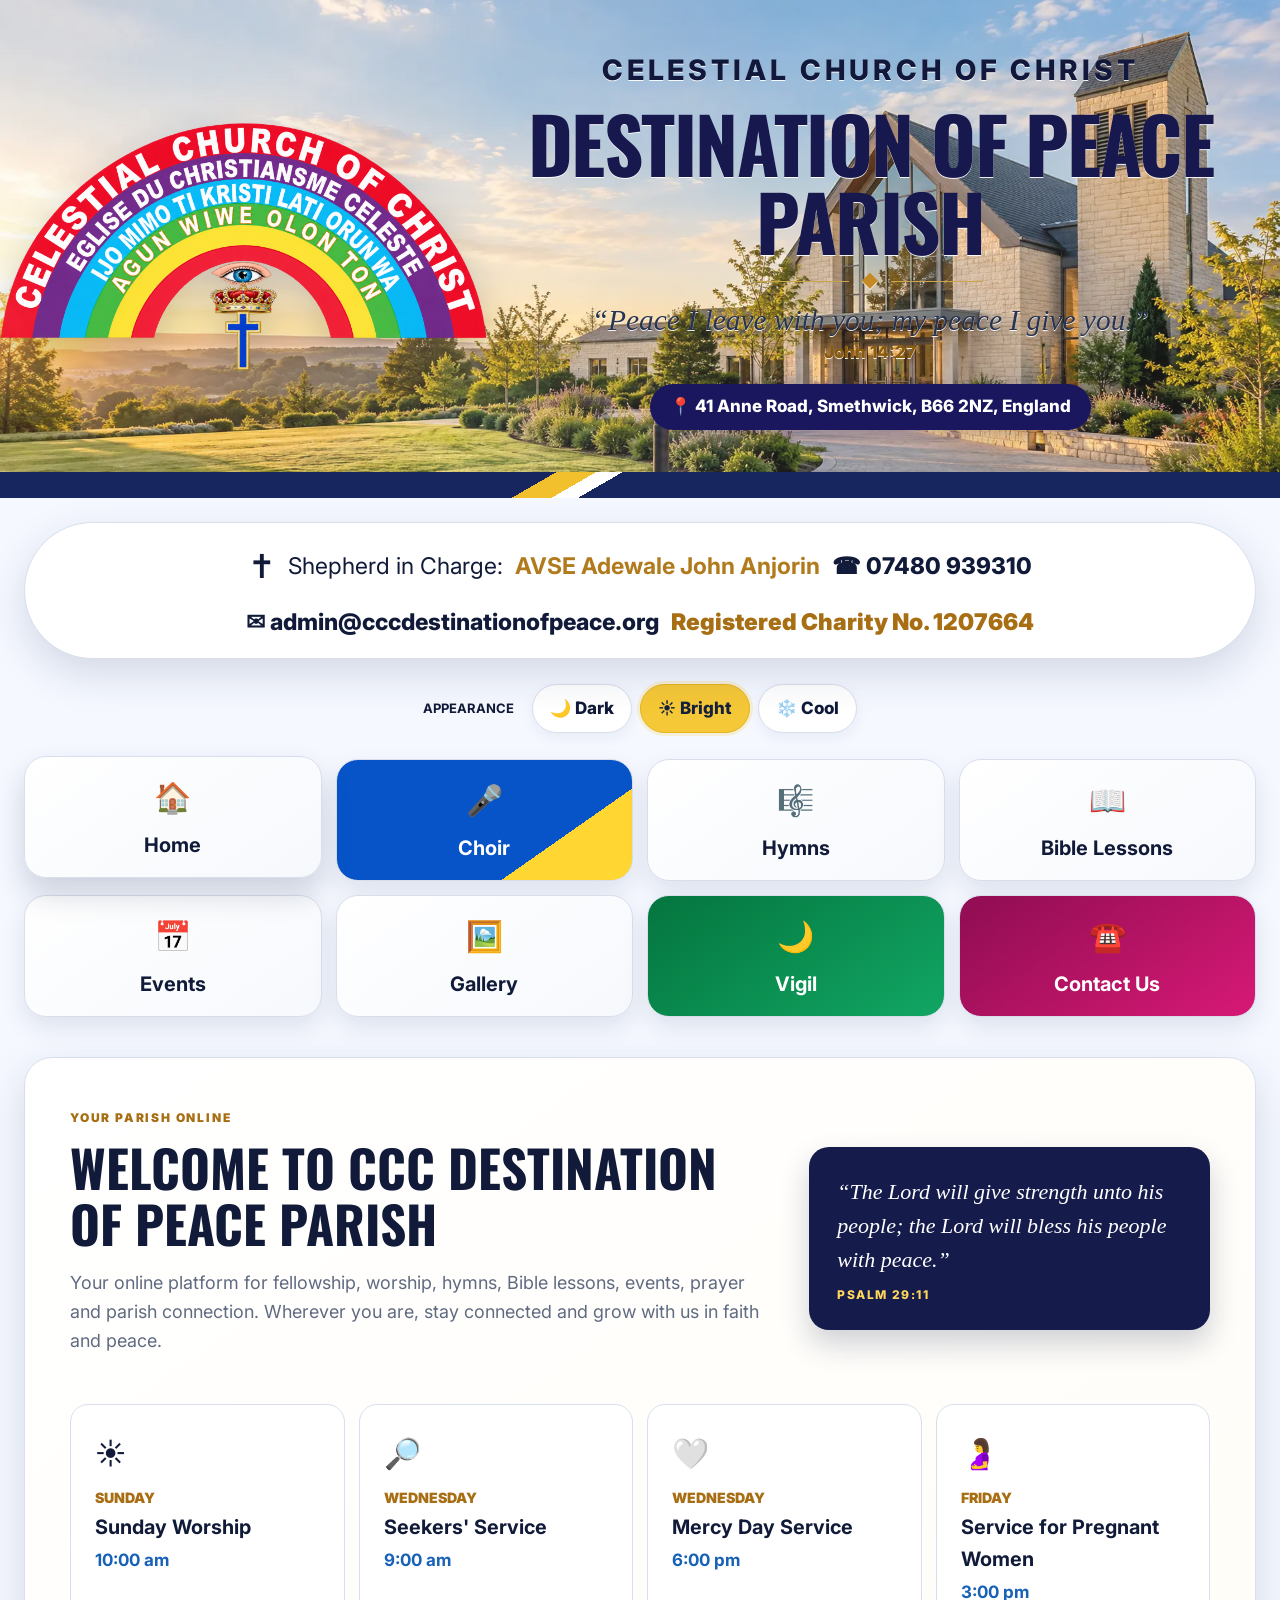
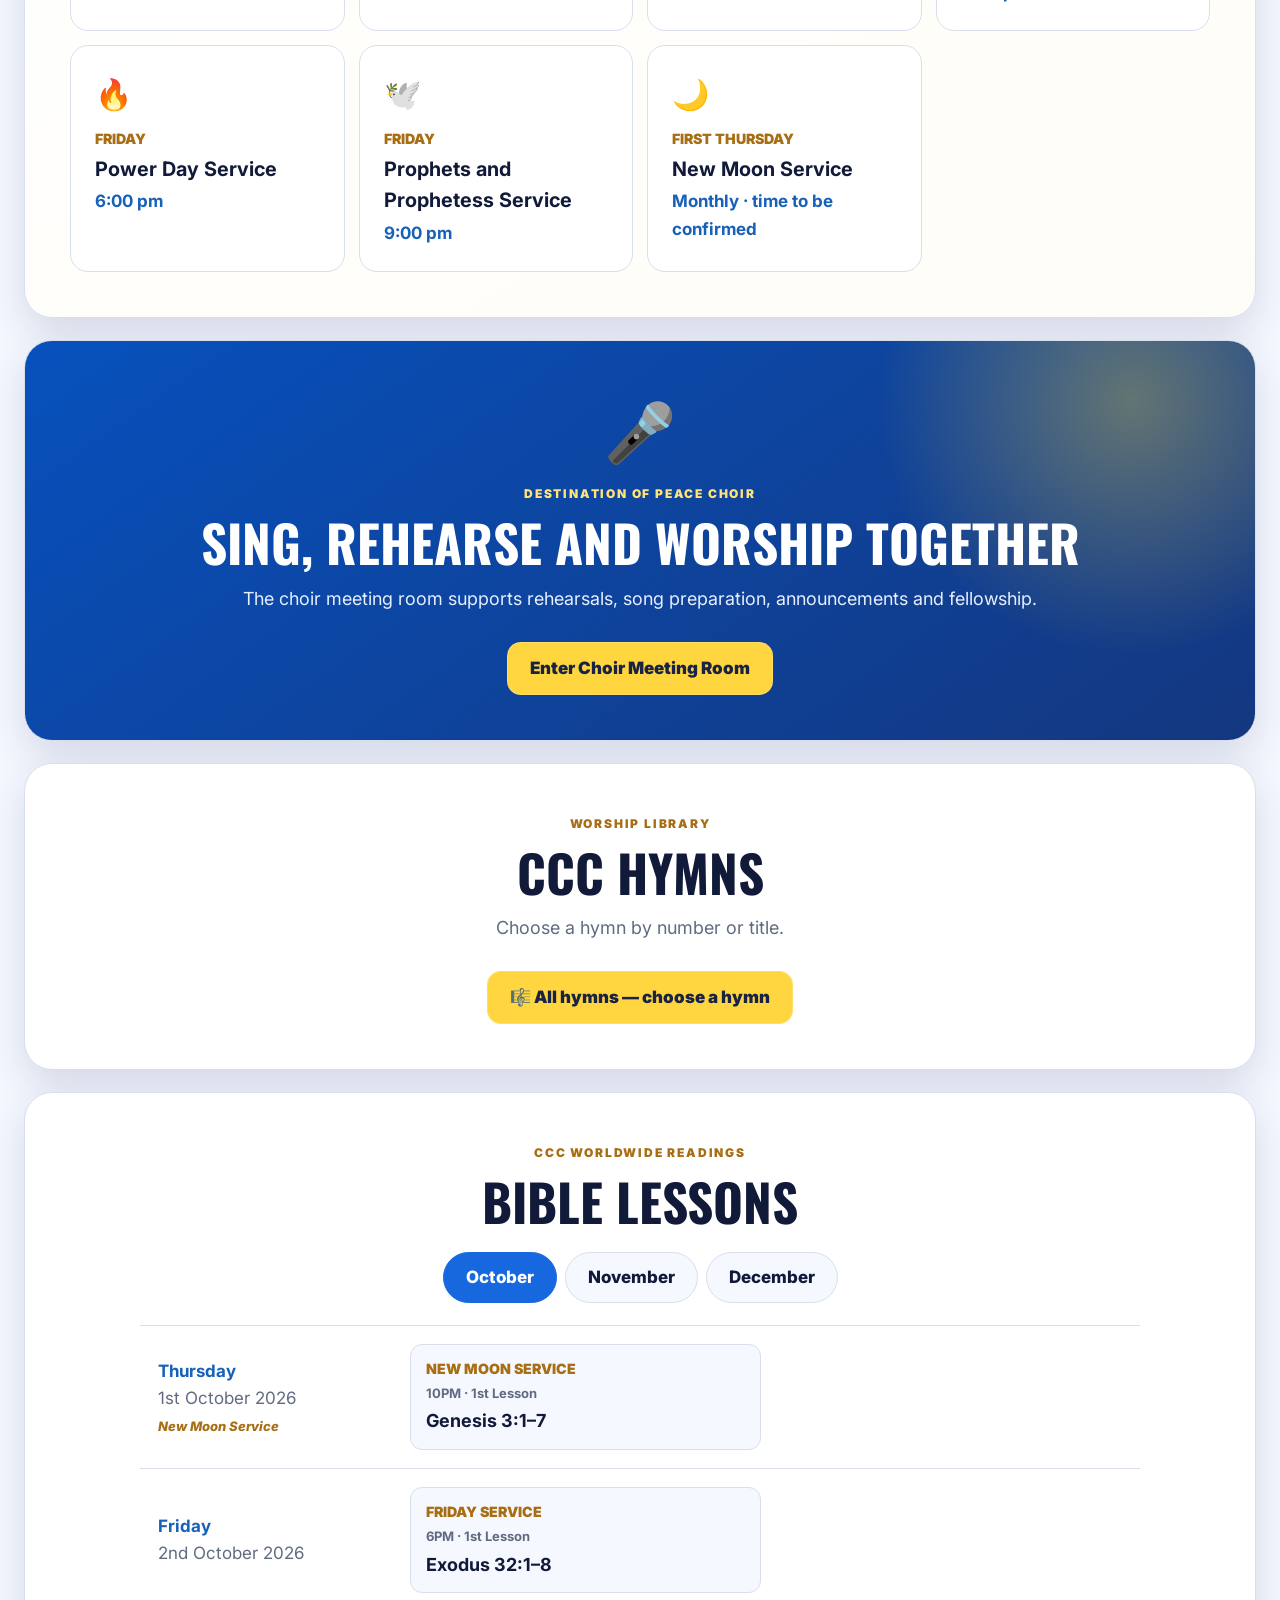
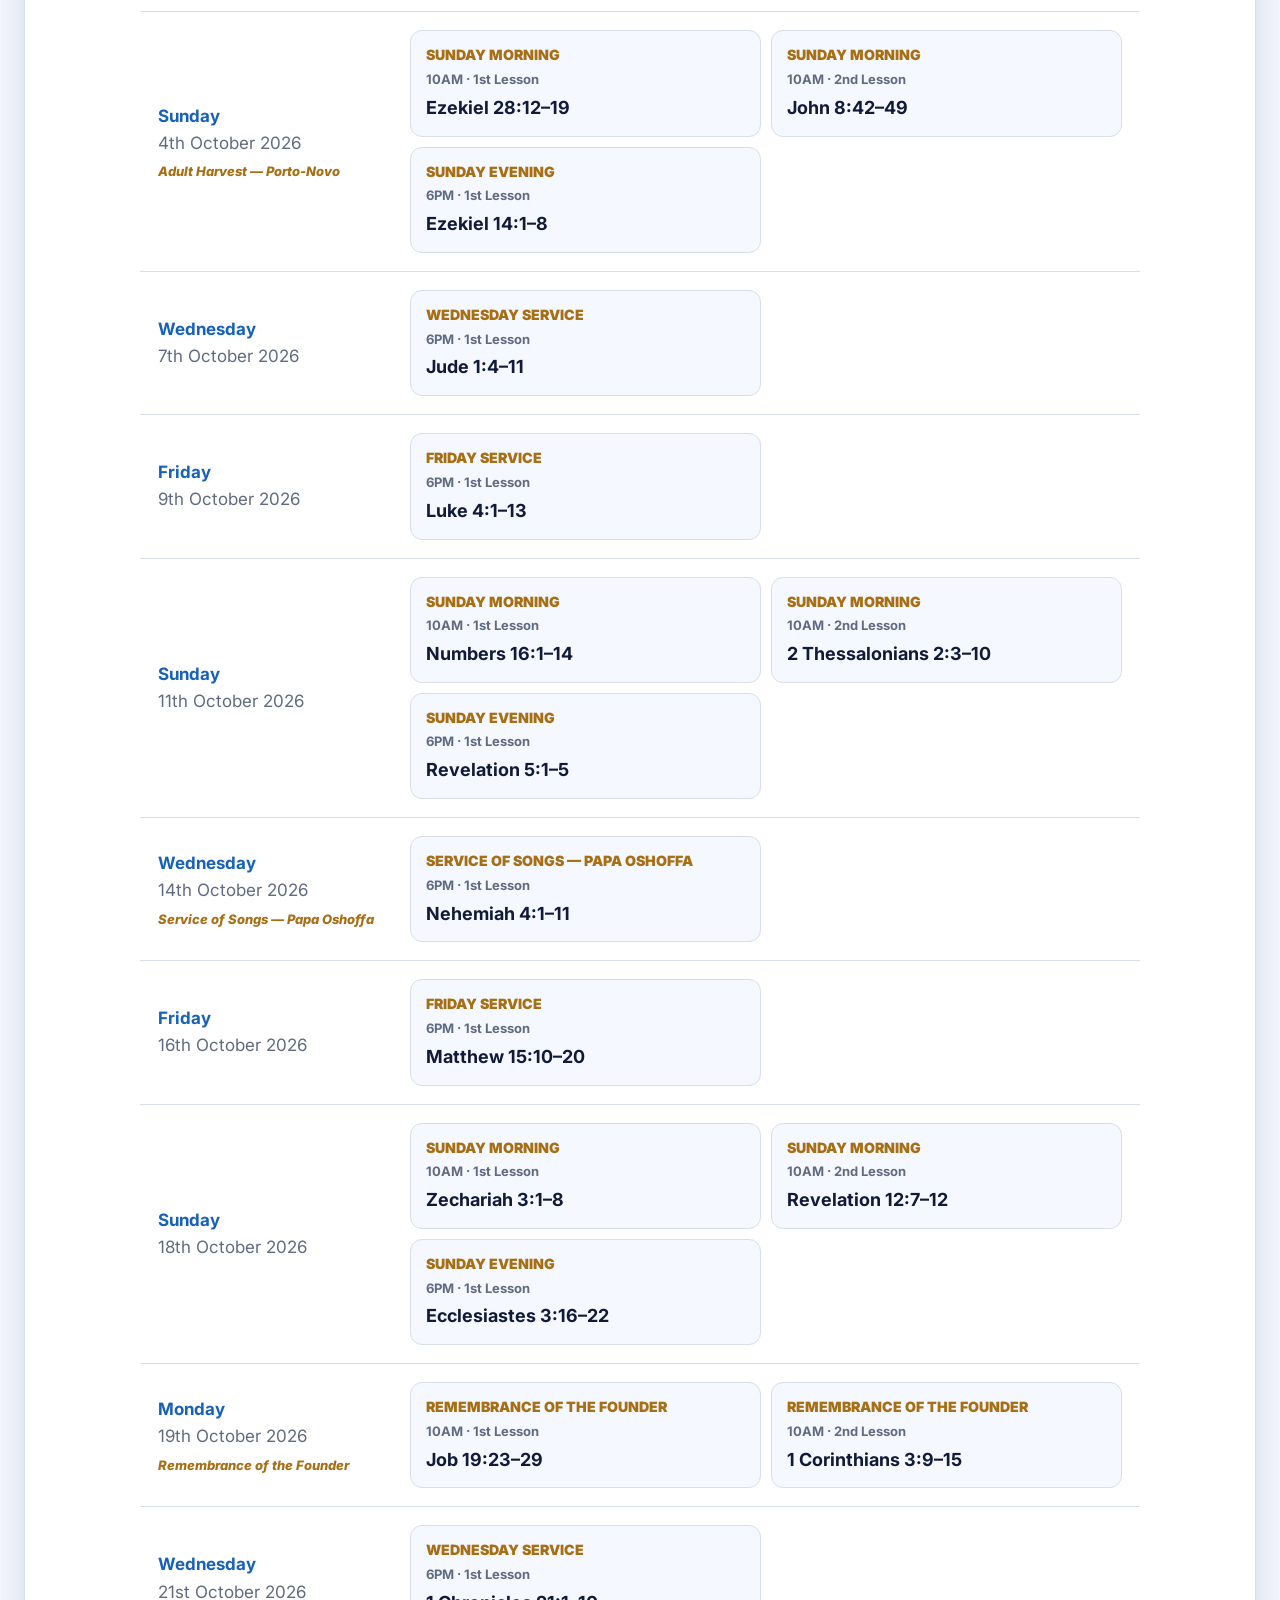
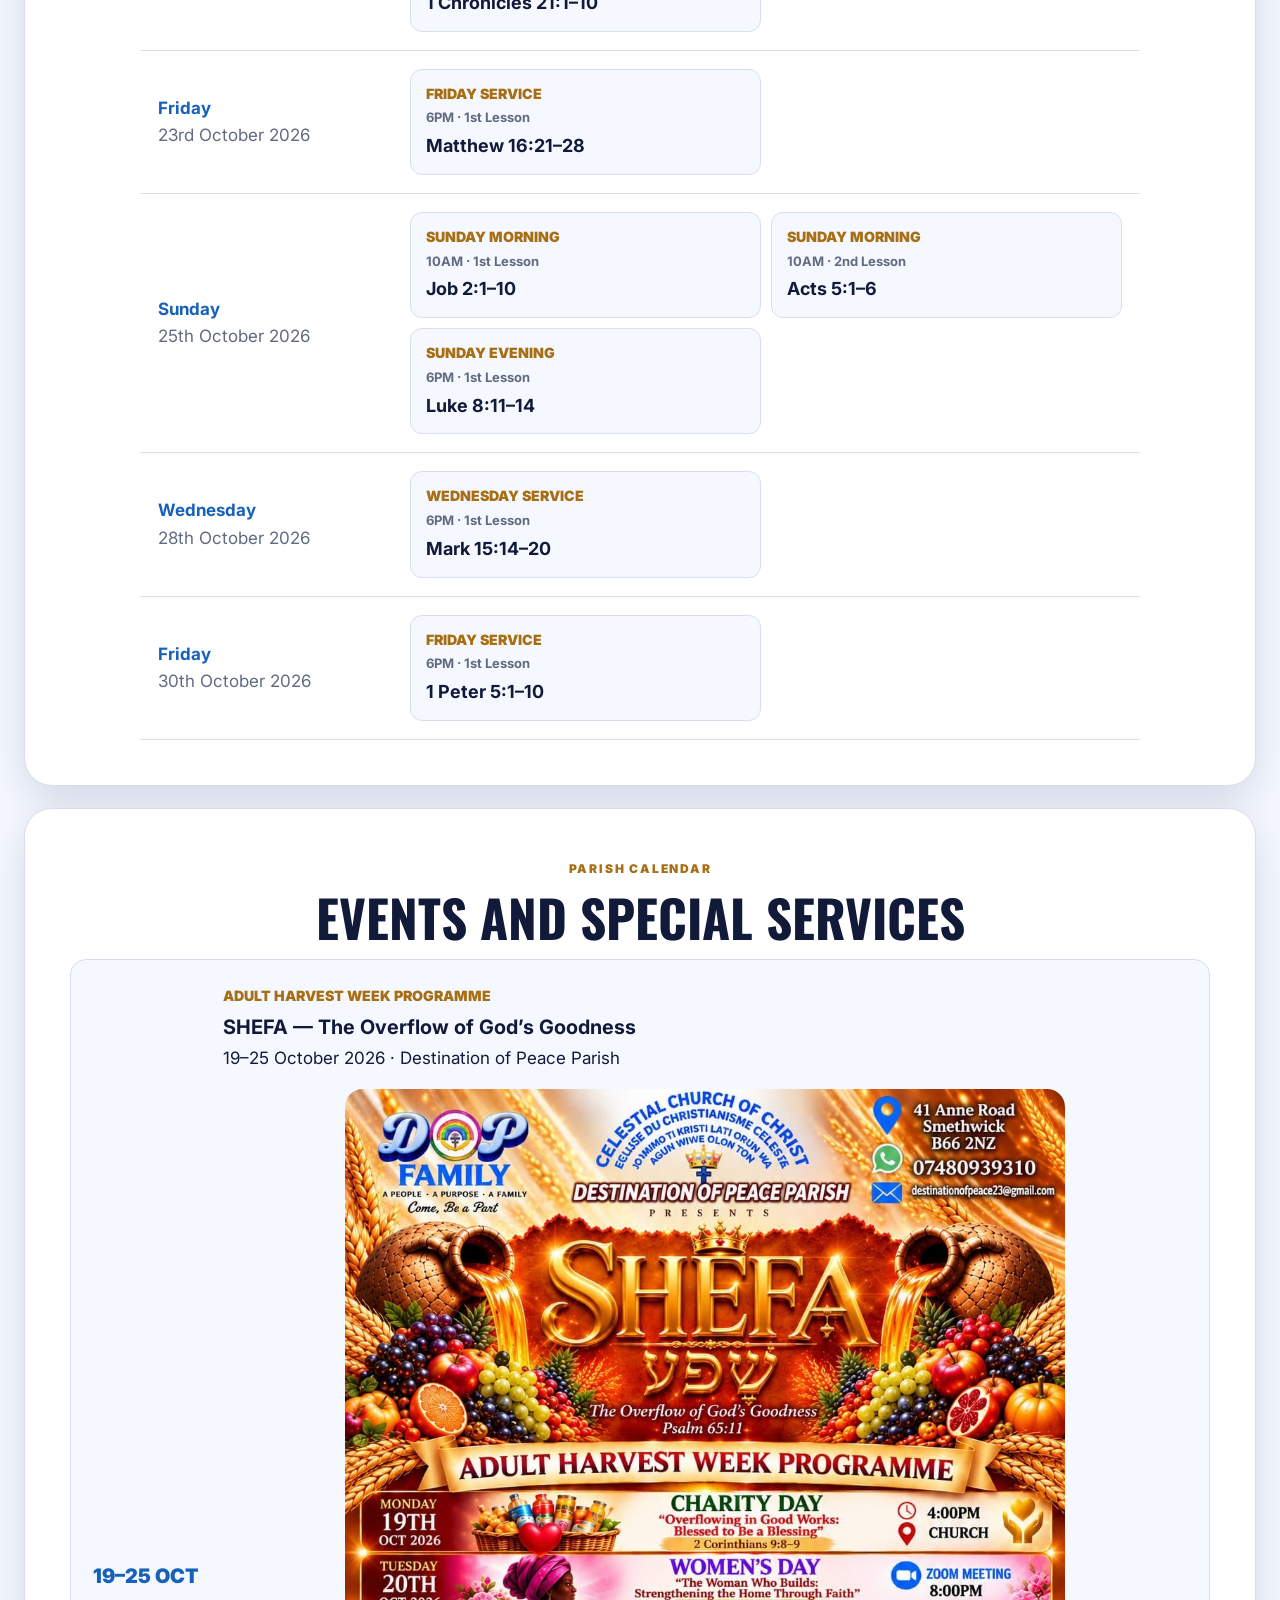
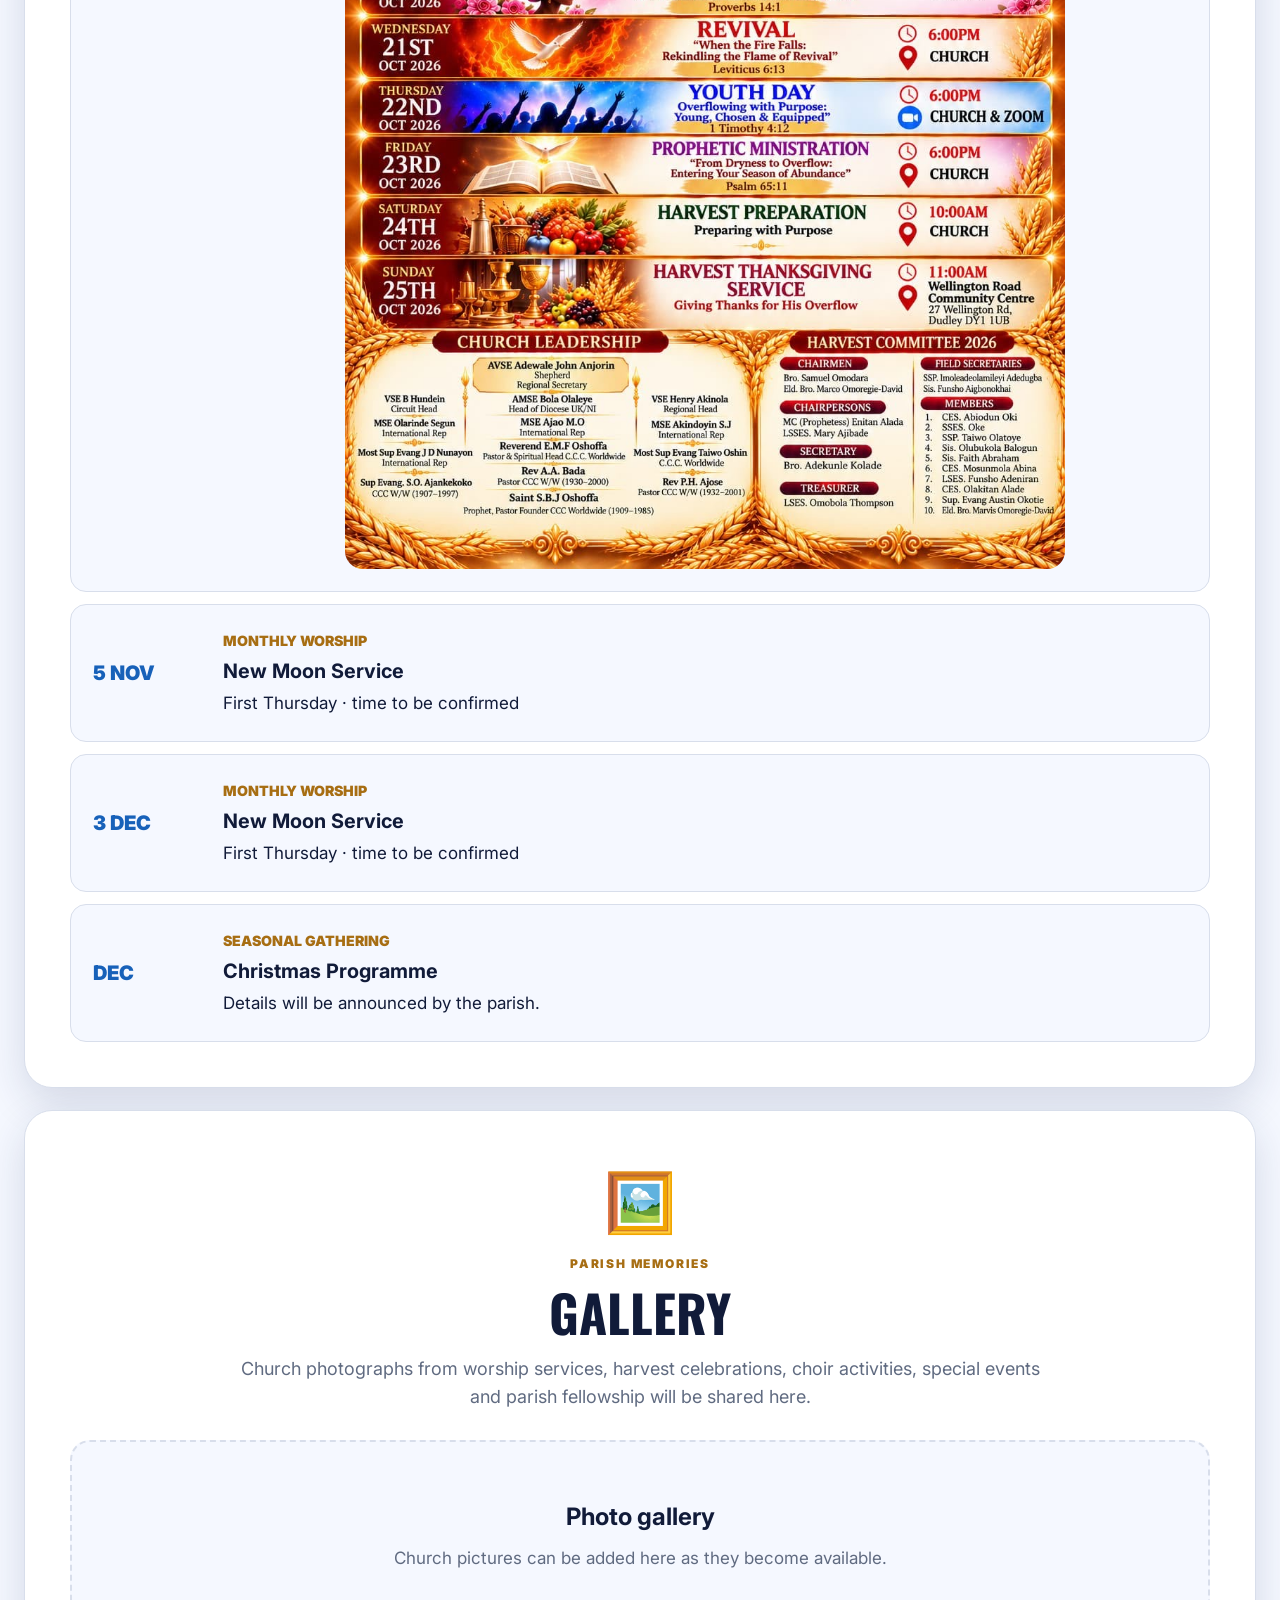
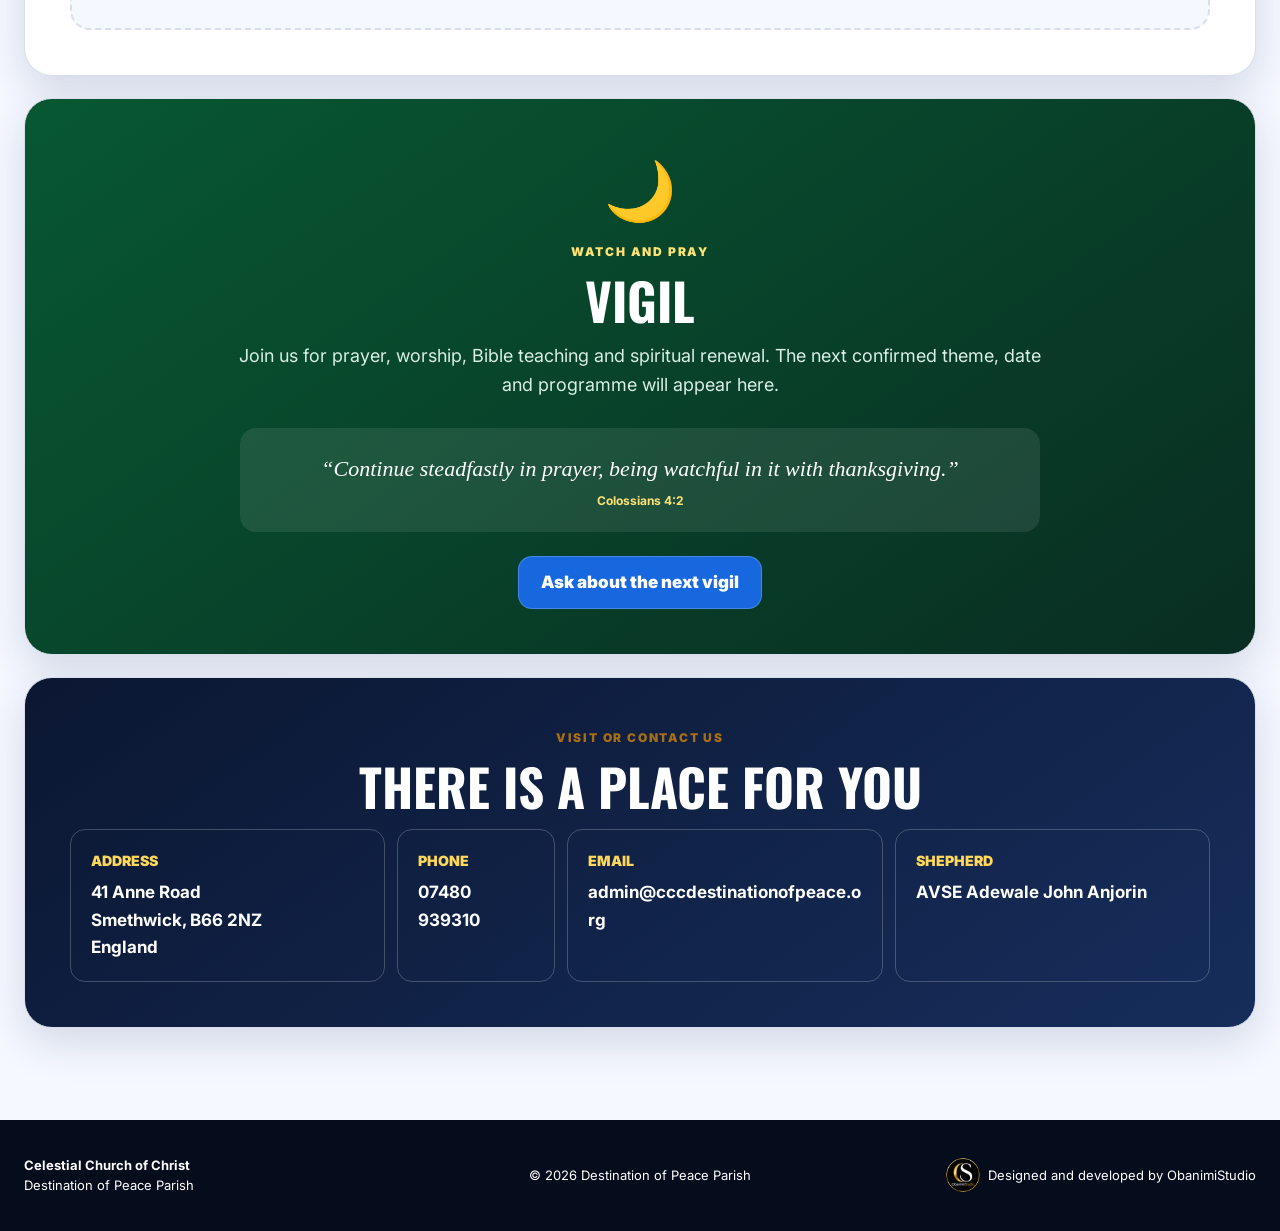
<file: index.html>
<!doctype html>
<html lang="en">
<head>
  <meta charset="UTF-8" />
  <meta name="viewport" content="width=device-width, initial-scale=1.0" />
  <meta name="theme-color" content="#101a35" />
  <meta name="description" content="Celestial Church of Christ Destination of Peace Parish." />
  <title>CCC Destination of Peace Parish</title>
  <link rel="canonical" href="https://cccdestinationofpeace.org.uk/" />
  <link rel="icon" href="/favicon.svg" />
  <link rel="manifest" href="/manifest.webmanifest" />
  <link rel="stylesheet" href="/assets/index-CvPpojqM.css?v=20261007-3" />
</head>
<body>
  <div id="root"></div>
  <script type="module" src="/assets/hymn-selector-20261004.js?v=20261007-3"></script>
</body>
</html>
</file>
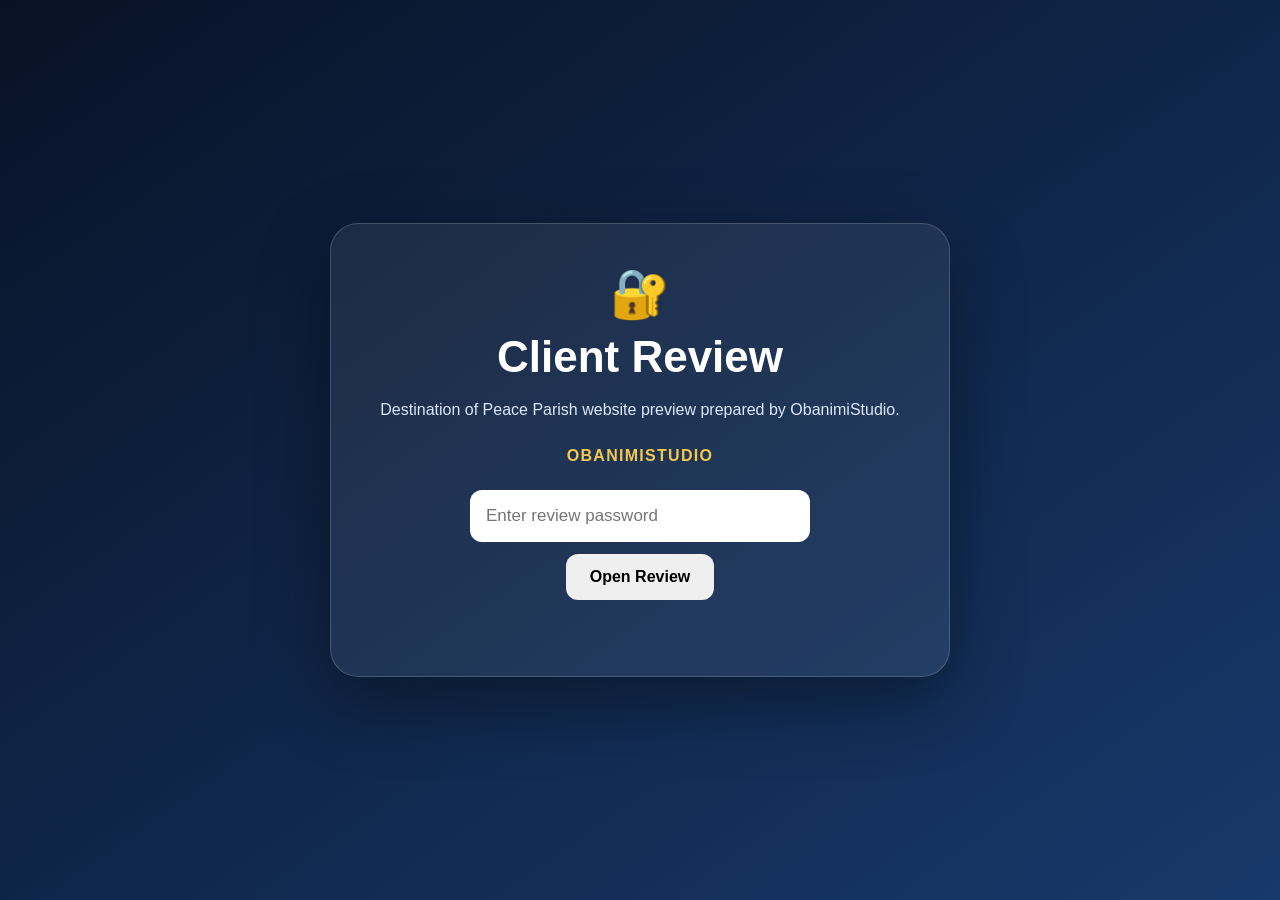
<file: client-review/index.html>
<!doctype html>
<html lang="en"><head><meta charset="utf-8"><meta name="viewport" content="width=device-width,initial-scale=1">
<meta name="robots" content="noindex,nofollow,noarchive"><title>Client Review | Destination of Peace Parish</title>
<style>*{box-sizing:border-box}body{margin:0;min-height:100vh;display:grid;place-items:center;padding:24px;background:linear-gradient(145deg,#081226,#17396b);font-family:Arial,sans-serif;color:#fff}main{width:min(620px,100%);padding:42px 28px;text-align:center;border:1px solid #ffffff2b;border-radius:28px;background:#ffffff12;box-shadow:0 24px 70px #0006}h1{font-size:clamp(28px,6vw,44px);margin:10px 0}p{color:#dce8fb;line-height:1.55}.brand{color:#f4c84b;font-weight:800;letter-spacing:.08em;margin:24px 0}.gate{margin-top:25px}input{width:min(340px,100%);padding:15px;border-radius:12px;border:1px solid #ffffff55;font-size:17px}button{margin-top:12px;padding:14px 24px;border:0;border-radius:12px;font-weight:700;font-size:16px;cursor:pointer}.error{min-height:24px;color:#ffd0d0;margin-top:10px}</style></head>
<body><main><div style="font-size:48px">🔐</div><h1>Client Review</h1><p>Destination of Peace Parish website preview prepared by ObanimiStudio.</p><div class="brand">OBANIMISTUDIO</div>
<div class="gate"><input id="pw" type="password" placeholder="Enter review password" autocomplete="off"><br><button onclick="go()">Open Review</button><div class="error" id="e"></div></div></main>
<script>function go(){const p=document.getElementById('pw').value;if(p==='DOP-Review-2026'){location.href='/'}else document.getElementById('e').textContent='Incorrect review password.'}document.getElementById('pw').addEventListener('keydown',e=>{if(e.key==='Enter')go()});</script></body></html>
</file>
<file: assets/index-CvPpojqM.css>
@import "https://fonts.googleapis.com/css2?family=Inter:wght@400;600;700;800;900&family=Oswald:wght@600;700&display=swap";html,body,#root{min-height:100%}body{margin:0}:root{--page:#f5f8ff;--surface:#fff;--ink:#111b39;--muted:#606b81;--line:#d8deeb;--gold:#f5c837;--shadow:0 15px 42px #192b5426;--lightningcss-light:initial;--lightningcss-dark: ;color-scheme:light;font-family:Inter,system-ui,sans-serif}:root[data-theme=dark]{--page:#071020;--surface:#0e1a30;--ink:#f7f9ff;--muted:#b5bfd2;--line:#293752;--gold:#ffd445;--shadow:0 15px 42px #0006;--lightningcss-light: ;--lightningcss-dark:initial;color-scheme:dark}:root[data-theme=cool]{--page:#edfaff;--surface:#fff;--ink:#12334a;--muted:#5e7482;--line:#c4dde9;--gold:#f0c84a;--shadow:0 15px 42px #175b7624;--lightningcss-light:initial;--lightningcss-dark: ;color-scheme:light}*{box-sizing:border-box}html{scroll-behavior:smooth;scroll-padding-top:24px}body{background:radial-gradient(circle at top,#dfeaff 0,var(--page) 440px);color:var(--ink);margin:0;font:17px/1.6 Inter,sans-serif}button,input{font:inherit}button,a{-webkit-tap-highlight-color:transparent}.app-shell{background:var(--page);width:min(1450px,100%);margin:auto;overflow:hidden;box-shadow:0 0 80px #0714322e}.parish-banner{background:linear-gradient(90deg,#ffffff12 0%,#ffffff24 38%,#ffffff14 74%),var(--church);background-position:50%;background-size:cover;grid-template-columns:36% 64%;align-items:center;min-height:440px;display:grid;position:relative;overflow:hidden}.parish-banner:after{content:"";background:linear-gradient(150deg,#17265f 0 42%,#f2bf2d 42% 45%,#fff 45% 47%,#17265f 47%);height:26px;position:absolute;inset:auto 0 0}.banner-glow{pointer-events:none;background:radial-gradient(circle at 75% 20%,#ffe0740d,#0000 30%);position:absolute;inset:0}.ccc-emblem{z-index:1;filter:drop-shadow(0 12px 20px #05103633);justify-self:start;width:106%;max-width:560px;position:relative}.banner-copy{z-index:2;text-align:center;text-shadow:0 1px #ffffffe6;padding:48px 34px 68px;position:relative}.banner-copy>p{text-transform:uppercase;letter-spacing:.14em;color:#12183b;margin:0;font-size:clamp(17px,2.2vw,29px);font-weight:800}.banner-copy h1{text-transform:uppercase;letter-spacing:-.02em;color:#17184e;max-width:900px;margin:10px auto 8px;font-family:Oswald,sans-serif;font-size:clamp(46px,6vw,86px);line-height:1.02}.ornament{color:#c58a26;justify-content:center;align-items:center;gap:12px;display:flex}.ornament:before,.ornament:after{content:"";background:#cba44c;width:92px;height:1px}.banner-copy blockquote{color:#28334f;margin:6px 0 0;font:italic clamp(19px,2.3vw,31px)/1.3 Georgia,serif}.banner-copy cite{color:#8b5a0b;font-style:normal;font-weight:800;display:block}.address-pill{color:#fff;text-shadow:none;background:#1b175e;border-radius:999px;margin-top:18px;padding:9px 20px;font-weight:800;text-decoration:none;display:inline-flex;box-shadow:0 7px 18px #1a185e40}main{background:var(--page);padding:0 24px 70px}.shepherd-strip{z-index:3;border:1px solid var(--line);background:var(--surface);max-width:1320px;box-shadow:var(--shadow);border-radius:999px;flex-wrap:wrap;justify-content:center;align-items:center;gap:12px;margin:24px auto 15px;padding:17px 28px;font-size:clamp(16px,2vw,23px);display:flex;position:relative}.shepherd-strip .cross{font-size:33px}.shepherd-strip strong{color:#b17a1c}.shepherd-strip a{color:var(--ink);font-weight:800;text-decoration:none}.appearance-panel{text-transform:uppercase;justify-content:center;align-items:center;gap:18px;padding:10px;display:flex}.appearance-panel>b{font-size:13px}.appearance-panel>div{gap:8px;display:flex}.appearance-panel button{border:1px solid var(--line);background:var(--surface);color:var(--ink);cursor:pointer;border-radius:999px;padding:10px 17px;font-weight:800;box-shadow:0 5px 14px #1328500f}.appearance-panel button.active{background:var(--gold);color:#16213e;border-color:#e4b31f;box-shadow:0 0 0 3px #f5c83733}.dashboard-grid{grid-template-columns:repeat(4,1fr);gap:14px;max-width:1320px;margin:16px auto 40px;display:grid}.dashboard-card{border:1px solid var(--line);background:linear-gradient(145deg,var(--surface),color-mix(in srgb,var(--surface) 86%,#bed0ef));min-height:122px;color:var(--ink);cursor:pointer;border-radius:22px;align-content:center;place-items:center;gap:8px;font-size:20px;transition:transform .2s,box-shadow .2s;display:grid;box-shadow:0 10px 24px #0e1f431a}.dashboard-card:hover,.dashboard-card.selected{transform:translateY(-3px);box-shadow:0 16px 30px #0e1f432e}.dashboard-card span{font-size:30px}.dashboard-card.blue{color:#fff;background:linear-gradient(145deg,#0754c9 0 72%,#ffd632 72%)}.dashboard-card.green{color:#fff;background:linear-gradient(145deg,#04753e,#11a663)}.dashboard-card.pink{color:#fff;background:linear-gradient(145deg,#8f0d52,#d71975)}.welcome-card,.content-card{border:1px solid var(--line);background:var(--surface);max-width:1320px;box-shadow:var(--shadow);border-radius:28px;margin:22px auto;padding:45px;scroll-margin-top:24px}.welcome-card{background:linear-gradient(145deg,var(--surface),color-mix(in srgb,var(--surface) 90%,#ffe8a8))}.welcome-intro{grid-template-columns:1.4fr .8fr;align-items:center;gap:38px;display:grid}.welcome-intro p{color:var(--muted);font-size:18px}.welcome-intro blockquote{color:#fff;background:#151c4c;border-radius:20px;margin:0;padding:28px;font:italic 22px/1.55 Georgia,serif;box-shadow:0 14px 30px #0f184133}.welcome-intro cite{color:#ffd75a;text-transform:uppercase;letter-spacing:.12em;margin-top:10px;font:800 12px Inter,sans-serif;display:block}.section-kicker{color:#a76e13;text-transform:uppercase;letter-spacing:.15em;font-size:12px;font-weight:900;display:inline-block}.welcome-card h2,.content-card h2{text-transform:uppercase;margin:8px 0 14px;font-family:Oswald,sans-serif;font-size:clamp(30px,4vw,52px);line-height:1.1}.content-card{text-align:center}.content-card>p{max-width:820px;color:var(--muted);margin:0 auto 28px;font-size:18px}.service-grid{text-align:left;grid-template-columns:repeat(4,1fr);gap:14px;margin-top:30px;display:grid}.service-grid article{border:1px solid var(--line);background:var(--surface);border-radius:18px;padding:24px}.service-grid article>span{font-size:30px}.service-grid small{color:#a76e13;text-transform:uppercase;margin-top:10px;font-weight:900;display:block}.service-grid h3{margin:3px 0}.service-grid strong{color:#1761b9}.card-icon{font-size:58px}.choir-card{color:#fff;background:radial-gradient(circle at 90% 15%,#ffd73459,#0000 22%),linear-gradient(145deg,#0751bd,#14377f)}.choir-card .section-kicker{color:#ffe278}.choir-card>p{color:#e7efff}.action-button{color:#fff;background:#1768df;border:1px solid #fff3;border-radius:14px;justify-content:center;align-items:center;min-height:52px;padding:12px 22px;font-weight:900;text-decoration:none;display:inline-flex}.action-button.gold{color:#192344;background:#ffd63f}.search-box{text-align:left;max-width:740px;margin:25px auto;font-weight:800;display:block}.search-box input{border:1px solid var(--line);background:var(--page);width:100%;color:var(--ink);border-radius:12px;margin-top:7px;padding:15px;display:block}.hymn-grid{grid-template-columns:repeat(3,1fr);gap:12px;display:grid}.hymn-grid button{text-align:left;border:1px solid var(--line);background:var(--page);min-height:125px;color:var(--ink);cursor:pointer;border-radius:15px;padding:18px}.hymn-grid small,.hymn-grid span{color:var(--muted);display:block}.hymn-grid b{margin:7px 0;font-size:17px;display:block}.month-tabs{flex-wrap:wrap;justify-content:center;gap:8px;margin:22px 0;display:flex}.month-tabs button{border:1px solid var(--line);background:var(--page);color:var(--ink);cursor:pointer;border-radius:999px;padding:11px 22px;font-weight:800}.month-tabs button.active{color:#fff;background:#1768df;border-color:#1768df}.lesson-list{border-top:1px solid var(--line);text-align:left;max-width:1000px;margin:auto}.lesson-list>article{border-bottom:1px solid var(--line);grid-template-columns:230px 1fr;align-items:center;gap:22px;padding:18px;display:grid}.lesson-date{display:grid}.lesson-date>b{color:#1761b9}.lesson-date time{color:var(--muted)}.lesson-date em{color:#a76e13;margin-top:6px;font-size:13px;font-weight:800;line-height:1.35}.lesson-readings{grid-template-columns:repeat(2,minmax(0,1fr));gap:10px;display:grid}.lesson-readings>div{background:var(--page);border:1px solid var(--line);border-radius:12px;min-height:88px;padding:13px 15px}.lesson-readings small{color:#a76e13;text-transform:uppercase;font-weight:900;display:block}.lesson-readings span{color:var(--muted);margin-top:2px;font-size:13px;font-weight:700;display:block}.lesson-readings strong{margin-top:4px;font-size:18px;display:block}.event-grid{text-align:left;gap:12px;display:grid}.event-grid article{border:1px solid var(--line);background:var(--page);border-radius:16px;grid-template-columns:110px 1fr;align-items:center;gap:20px;padding:22px;display:grid}.event-grid time{color:#1761b9;font-size:20px;font-weight:900}.event-grid small{color:#a76e13;text-transform:uppercase;font-weight:900}.event-grid h3,.event-grid p{margin:2px 0}.vigil-card{color:#fff;background:linear-gradient(145deg,#075832,#092d22)}.vigil-card .section-kicker{color:#ffe276}.vigil-card>p{color:#d9eee4}.vigil-card blockquote{background:#ffffff17;border-radius:16px;max-width:800px;margin:24px auto;padding:24px;font:italic 22px/1.5 Georgia,serif}.vigil-card cite{color:#ffe276;margin-top:8px;font:700 12px Inter,sans-serif;display:block}.contact-card{color:#fff;background:linear-gradient(145deg,#0b1732,#162d5b)}.contact-grid{text-align:left;grid-template-columns:2fr 1fr 2fr 2fr;gap:12px;display:grid}.contact-grid>*{color:#fff;overflow-wrap:anywhere;border:1px solid #ffffff38;border-radius:15px;padding:20px;text-decoration:none}.contact-grid small{color:#ffd75a;text-transform:uppercase;margin-bottom:7px;font-weight:900;display:block}footer{color:#fff;background:#050c1c;grid-template-columns:1fr auto 1fr;align-items:center;gap:20px;padding:32px max(24px,50% - 660px);font-size:13px;display:grid}footer div{display:grid}footer a{color:#fff;justify-self:end;align-items:center;gap:8px;text-decoration:none;display:flex}footer img{border-radius:50%;width:34px;height:34px}.modal-backdrop{z-index:100;background:#020816e0;place-items:center;padding:20px;display:grid;position:fixed;inset:0}.hymn-modal{background:var(--surface);width:min(1120px,100%);max-height:92vh;color:var(--ink);border-radius:20px;padding:34px;position:relative;overflow:auto}.hymn-toolbar{z-index:2;background:color-mix(in srgb,var(--surface) 95%,transparent);border-bottom:1px solid var(--line);-webkit-backdrop-filter:blur(10px);backdrop-filter:blur(10px);justify-content:space-between;align-items:center;gap:15px;margin:-34px -34px 24px;padding:16px 20px;display:flex;position:sticky;top:-34px}.close-button,.font-controls button,.hymn-navigation button{border:1px solid var(--line);background:var(--page);color:var(--ink);cursor:pointer;border-radius:10px;padding:9px 14px;font-weight:800}.font-controls{align-items:center;gap:8px;display:flex}.font-controls span{min-width:42px;color:var(--muted);font-size:13px}.bilingual-grid{text-align:left;grid-template-columns:1fr 1fr;gap:18px;margin-top:22px;display:grid}.bilingual-grid>section{border:1px solid var(--line);background:var(--page);border-radius:16px;padding:24px}.bilingual-grid h3{color:#1761b9;margin:0 0 16px}.lyrics-text{white-space:pre-wrap;font-size:var(--hymn-font-size);line-height:1.8}.hymn-navigation{justify-content:space-between;gap:12px;margin-top:24px;display:flex}.hymn-navigation button:disabled{opacity:.42;cursor:not-allowed}@media (min-width:701px) and (max-width:1050px){.ccc-emblem{width:82%;max-width:460px;align-self:start;margin-top:10px}}@media (width<=1050px){.parish-banner{grid-template-columns:40% 60%}.dashboard-grid{grid-template-columns:repeat(3,1fr)}.service-grid,.hymn-grid{grid-template-columns:repeat(2,1fr)}.contact-grid,footer{grid-template-columns:1fr 1fr}footer>p{display:none}}@media (width<=700px){body{font-size:16px}.parish-banner{background-image:linear-gradient(180deg,#ffffff24,#ffffff1f 60%,#ffffff0a),var(--church);background-position:66%;min-height:650px;display:block}.ccc-emblem{width:76%;margin:auto;padding-top:8px;display:block}.banner-copy{padding:0 18px 58px}.banner-copy h1{font-size:44px}.address-pill{font-size:13px}.shepherd-strip{text-align:center;border-radius:24px}.appearance-panel{text-align:center;display:grid}.dashboard-grid{grid-template-columns:repeat(2,1fr);gap:10px}.dashboard-card{min-height:105px;font-size:16px}.welcome-card,.content-card{padding:30px 20px}.welcome-intro{grid-template-columns:1fr;gap:20px}.welcome-intro blockquote{font-size:19px}.service-grid,.hymn-grid,.contact-grid,.bilingual-grid{grid-template-columns:1fr}.lesson-list>article{grid-template-columns:1fr;gap:10px}.lesson-readings{grid-template-columns:1fr 1fr}.event-grid article{grid-template-columns:1fr}.hymn-modal{padding:22px}.hymn-toolbar{margin:-22px -22px 20px;padding:12px;top:-22px}.font-controls button{padding:8px 10px}footer{grid-template-columns:1fr}footer a{justify-self:start}}@media (width<=420px){.lesson-readings{grid-template-columns:1fr}.appearance-panel button{padding:9px 11px}.dashboard-card{min-height:96px}}@media (prefers-reduced-motion:reduce){html{scroll-behavior:auto}.dashboard-card{transition:none}}

/* Responsive emblem tuning: phone landscape and tablet orientations */
@media (min-width:701px) and (max-width:1050px) and (max-height:500px){.parish-banner{grid-template-columns:42% 58%}.ccc-emblem{width:112%;max-width:500px;align-self:start;margin-top:8px}}
@media (min-width:701px) and (max-width:1050px) and (min-height:501px) and (orientation:portrait){.parish-banner{grid-template-columns:38% 62%}.ccc-emblem{width:72%;max-width:390px;align-self:start;margin-top:12px}}
@media (min-width:701px) and (max-width:1050px) and (min-height:501px) and (orientation:landscape){.parish-banner{grid-template-columns:36% 64%}.ccc-emblem{width:78%;max-width:420px;align-self:start;margin-top:12px}}

.charity-number{color:#a76e13;font-weight:900;white-space:nowrap}.gallery-placeholder{border:2px dashed var(--line);background:var(--page);border-radius:20px;min-height:190px;place-items:center;padding:30px;display:grid}.gallery-placeholder>div{text-align:center;display:grid;gap:8px}.gallery-placeholder strong{font-size:24px}.gallery-placeholder span{color:var(--muted)}
@media (width<=700px){.charity-number{white-space:normal;width:100%;text-align:center}}

.hero-charity-number{position:absolute;right:clamp(18px,4vw,58px);bottom:clamp(18px,2.5vw,34px);z-index:4;padding:4px 8px;color:#172d65;font-weight:900;font-size:clamp(12px,1.25vw,17px);text-shadow:0 1px 2px #fff,0 0 5px #fff}
@media (width<=700px){.hero-charity-number{right:18px;bottom:18px;font-size:12px;padding:7px 10px}}
</file>
